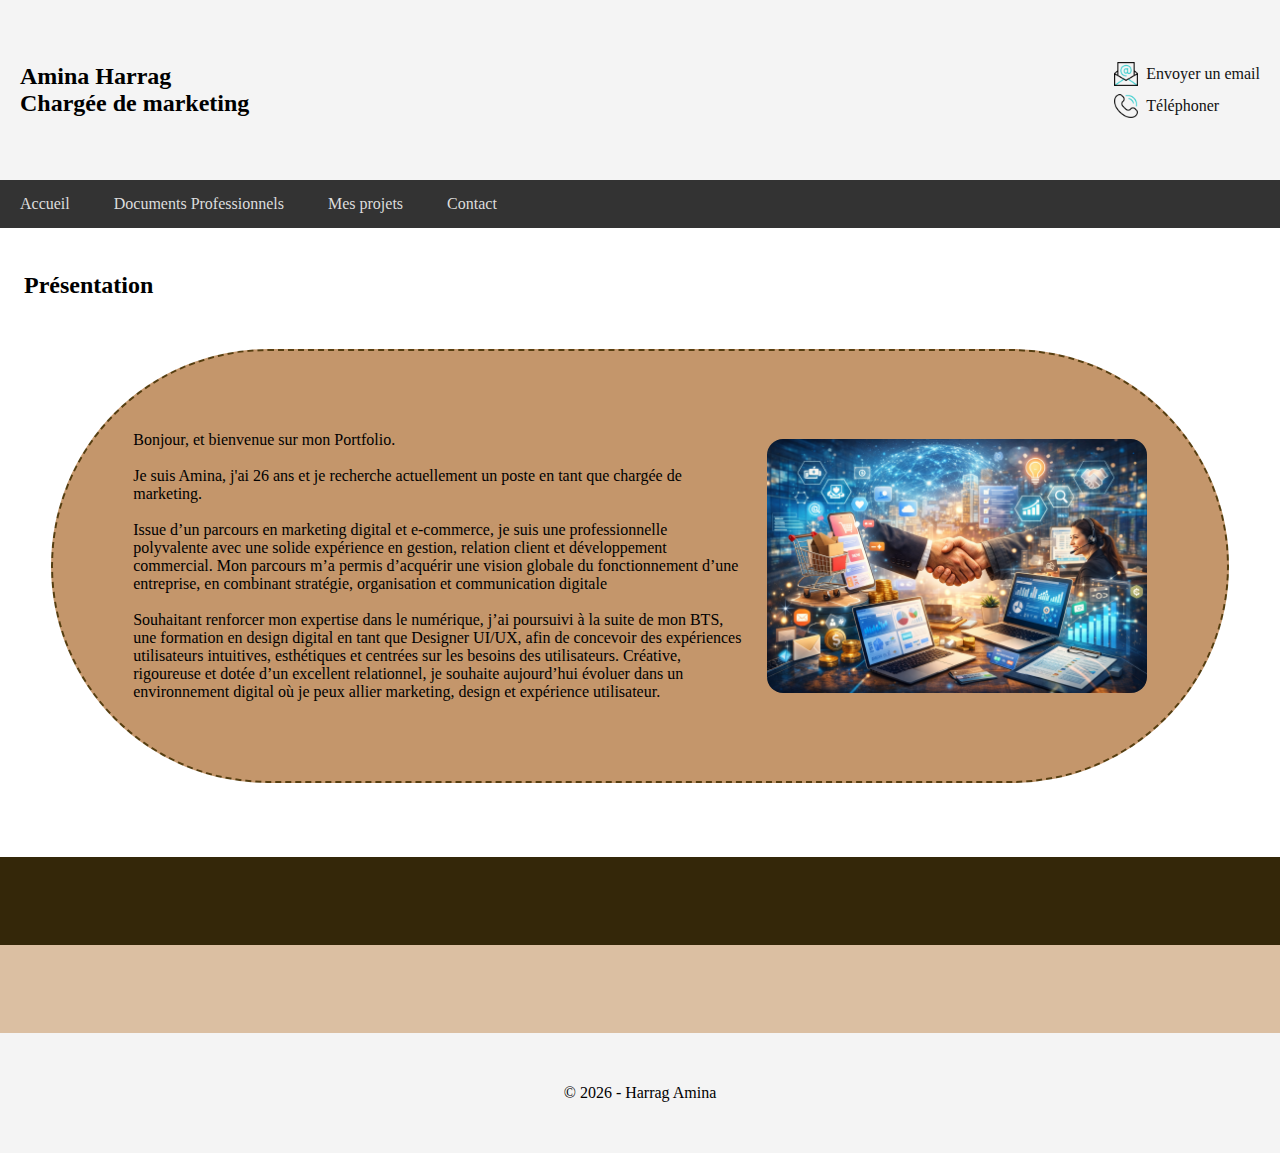
<file: index.html>
<!DOCTYPE html>
<html lang="fr">
    <!-- partie non visible dans la page -->
<head>
    <meta charset="UTF-8">
    <meta name="description" content="ceci est la description de ma page">
    <title>Portfolio</title>
    <!-- lie le fichier style.css à ton fichier html -->
     <meta name="viewport" content="width=device-width, initial-scale=1.0">
    <link rel="stylesheet" href="style-template.css"/>
    <!-- import d'une font de Google Fonts (code copier/coller du site)-->
    <link rel="preconnect" href="https://fonts.googleapis.com">
    <link rel="preconnect" href="https://fonts.gstatic.com" crossorigin>
    <link href="https://fonts.googleapis.com/css2?family=Atkinson+Hyperlegible+Mono:ital,wght@0,200..800;1,200..800&display=swap" rel="stylesheet">
    <!-- import d'une libraire d'icones de marque de Flaticon (code copier/coller du site)-->
    <link rel='stylesheet' href='https://cdn-uicons.flaticon.com/uicons-brands/css/uicons-brands.css'>
</head>

<!-- partie qui s'affiche dans la page -->
<body>
    <header>
        <h2 class="Atkinson-normal-font">Amina Harrag <br> Chargée de marketing</h2>
          <div id="contact">
  <a href="mailto:harrag.amina.lila@gmail.com">
    <img src="./assets/e-mail.png" alt="email" class="icon">
    Envoyer un email
  </a>

  <a href="tel: 0623631984">
    <img src="./assets/telephone.png" alt="telephone" class="icon">
    Téléphoner
  </a>
</div>
       
    </header>

    <nav>
  <ul>
    <li><a href="index.html">Accueil</a></li>
    <li>
      <a href="#">Documents Professionnels</a>
      <ul>
        <li><a href="CV/CV.html">CV</a></li>
        <li><a href="LM/lettredemotivation.html">Lettre de motivation</a></li>
        <li><a href="APDM/aproposdemoi.html">A propos de moi</a></li>
      </ul>
    </li>
    <li><a href="Projets/mesprojets.html">Mes projets</a></li>
    <li><a href="contact.html">Contact</a></li>
  </ul>
</nav>


    <section>
            <h2>Présentation</h2>
            <div class="project-container corner-radius">
                <p> Bonjour, et bienvenue sur mon Portfolio.
                    <br>
                    <br>
                    Je suis Amina, j'ai 26 ans et je recherche actuellement un poste en tant que chargée de marketing.
                    <br>
                    <br>
                    Issue d’un parcours en marketing digital et e-commerce, je suis une professionnelle
                     polyvalente avec une solide expérience en gestion, relation client et développement commercial. Mon parcours m’a permis d’acquérir une vision globale du fonctionnement d’une entreprise, en combinant stratégie, organisation et communication digitale 

                    <br>
                    <br>
                     Souhaitant renforcer mon expertise dans le numérique, j’ai poursuivi à la suite de mon BTS, une formation en design digital en tant que Designer UI/UX, afin de concevoir des expériences utilisateurs intuitives, esthétiques et centrées sur les besoins des utilisateurs. Créative, rigoureuse et dotée d’un excellent relationnel, je souhaite aujourd’hui évoluer
                     dans un environnement digital où je peux allier marketing, design et expérience utilisateur.
                    
                </p>
                    <img src="./assets/experience pro.png" alt="illustration experience">

            </div>
        </section>

    <!-- bloc principale de la page -->
              
    <main>
        <div>  
            <h1 id="main-title"></h1>
        </div>
        
        <section class="green-container">
            <h2></h2>
        </section>
       <section class="blue-container">
            <h2></h2>
       </section> 
    </main>

    <footer>
        <p>&copy; 2026 - Harrag Amina</p>
    </footer>
</body>
</html>
</file>
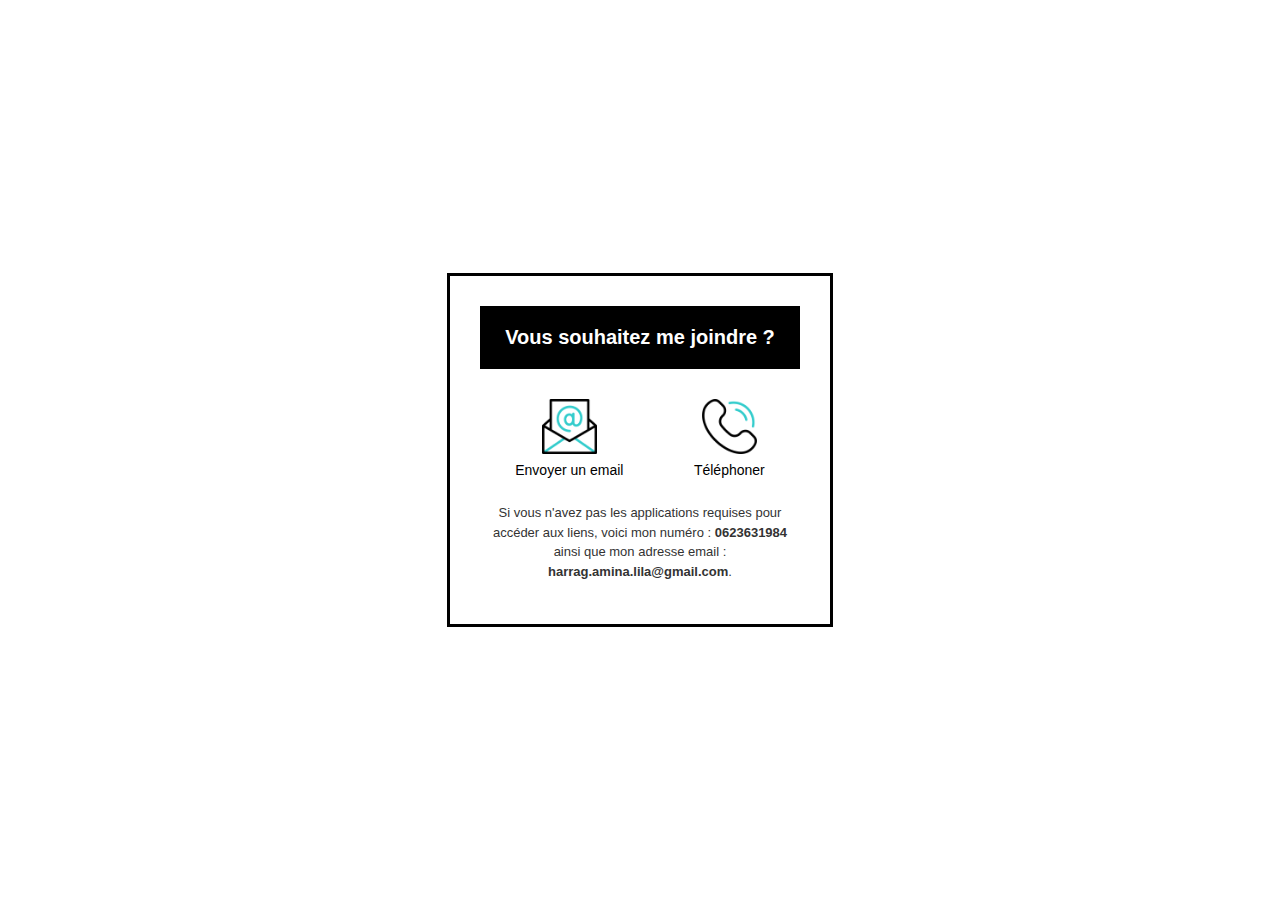
<file: contact.html>
<!DOCTYPE html>
<html lang="fr">
<head>
  <meta charset="UTF-8">
  <meta name="viewport" content="width=device-width, initial-scale=1.0">
  <title>Contact</title>

  <style>
    body {
      margin: 0;
      font-family: Arial, sans-serif;
      display: flex;
      justify-content: center;
      align-items: center;
      min-height: 100vh;
      background-color: #ffffff;
    }

    .contact-box {
      border: 3px solid black;
      padding: 30px;
      text-align: center;
      width: 320px;
    }

    .contact-title {
      background-color: black;
      color: white;
      padding: 20px;
      font-size: 20px;
      font-weight: bold;
      margin-bottom: 30px;
    }

    .icons {
      display: flex;
      justify-content: space-around;
      align-items: center;
      margin-bottom: 25px;
    }

    .icons a {
      text-decoration: none;
      color: black;
      font-size: 14px;
    }

    .icon {
      width: 55px;
      height: auto;
      display: block;
      margin: 0 auto 8px;
    }

    .contact-text {
      font-size: 13px;
      line-height: 1.5;
      color: #333;
    }
  </style>
</head>

<body>

  <div class="contact-box">
    <div class="contact-title">
      Vous souhaitez me joindre ?
    </div>

    <div class="icons">
      <a href="mailto:harrag.amina.lila@gmail.com">
        <img src="./assets/e-mail.png" alt="email" class="icon">
        Envoyer un email
      </a>

      <a href="tel:0623631984">
        <img src="./assets/telephone.png" alt="telephone" class="icon">
        Téléphoner
      </a>
    </div>

    <p class="contact-text">
      Si vous n'avez pas les applications requises pour accéder aux liens, voici mon numéro :
      <strong>0623631984</strong><br>
      ainsi que mon adresse email :
      <strong>harrag.amina.lila@gmail.com</strong>.
    </p>
  </div>

</body>
</html>
</file>
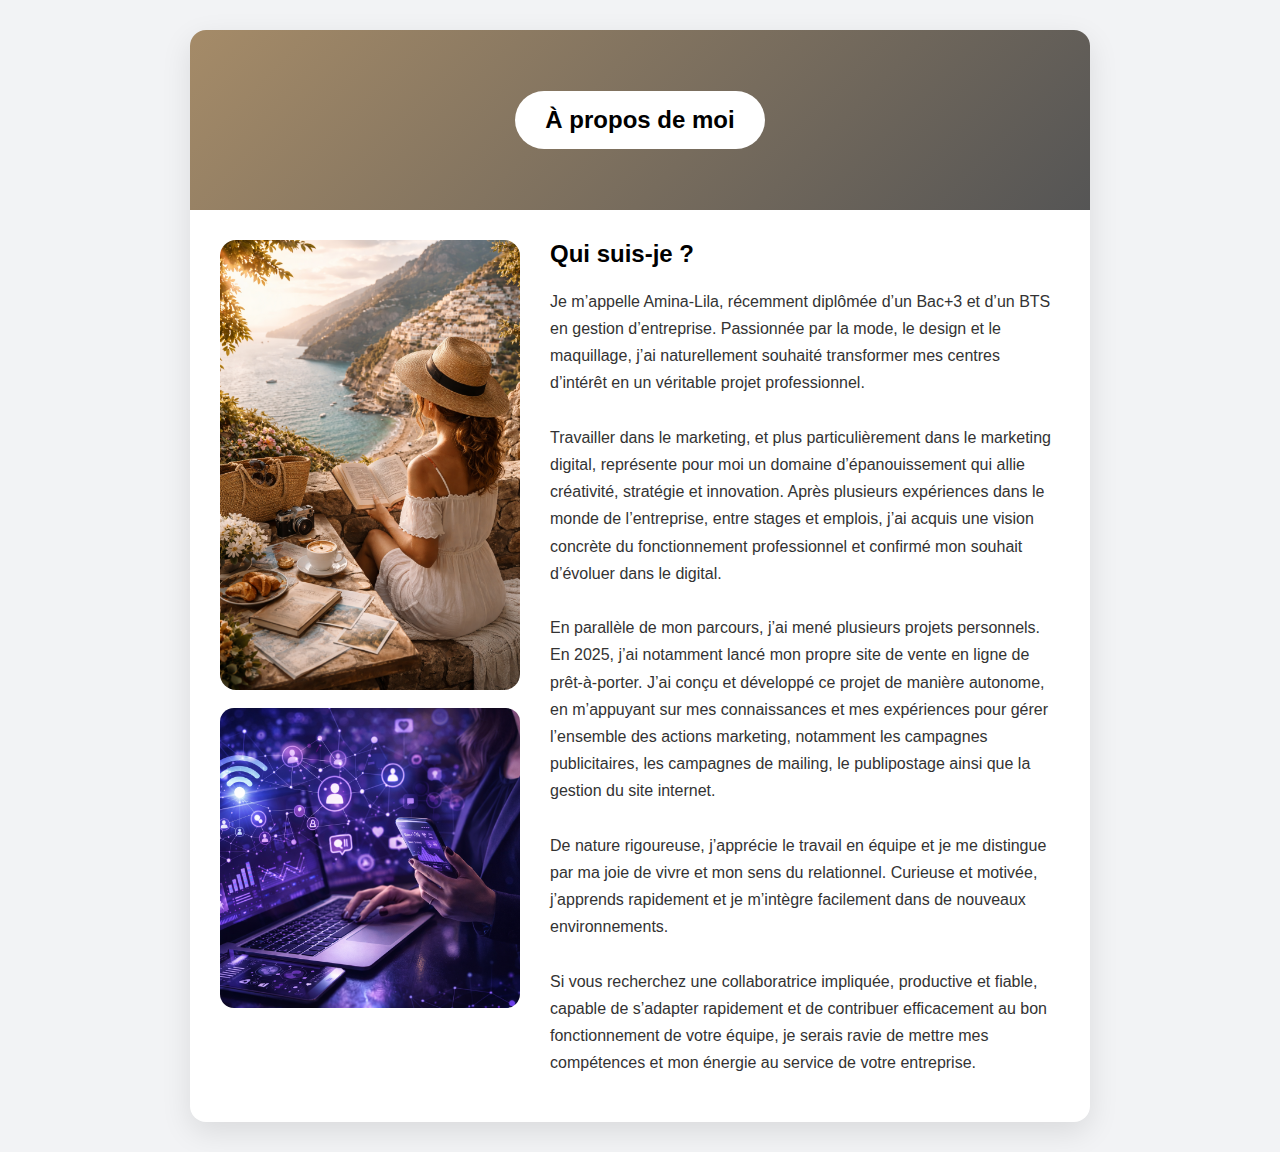
<file: APDM/aproposdemoi.html>
<!DOCTYPE html>
<html lang="fr">
<head>
    <meta charset="UTF-8">
    <meta name="viewport" content="width=device-width, initial-scale=1.0">
    <title>À propos de moi</title>

    <style>

        body {
  margin: 0;
  font-family: Arial, sans-serif;
  background-color: #f2f3f5;
}

.page {
  max-width: 900px;
  margin: 30px auto;
  background-color: white;
  border-radius: 16px;
  overflow: hidden;
  box-shadow: 0 10px 30px rgba(0,0,0,0.1);
}

header {
  height: 180px;
  background: linear-gradient(135deg, #a58b68, #555);
  display: flex;
  align-items: center;
  justify-content: center;
}

.bandeau-titre {
  background-color: white;
  padding: 15px 30px;
  border-radius: 999px;
  font-weight: bold;
  font-size: 24px;
}

.content{
  display: flex;
  gap: 30px;
  padding: 30px;
  align-items: flex-start;
}

.photo{
  width: 300px;
  flex: 0 0 300px;
}

.photo img{
  width: 100%;
  height: auto;
  border-radius: 16px;
  display: block;
}

.mini-images{
  display: flex;
  flex-direction: column;   /* colonne verticale */
  gap: 18px;                /* espace entre les images */
  margin-top: 18px;
}

.mini-images img{
  width: 100%;              /* même largeur que la photo */
  height: 160px;            /* hauteur contrôlée */
  object-fit: cover;
  border-radius: 14px;
  display: block;
}



.texte{
  flex: 1;
  min-width: 0;
}

.texte h2 {
  margin-top: 0;
}

.texte p {
  line-height: 1.7;
  color: #333;
}

img{
  max-width: 100%;
  height: auto;
}

@media (max-width: 700px) {
  .content {
    flex-direction: column;
    align-items: center;
    text-align: center;
  }

  .photo{
    width: 100%;
    flex: none;
  }
}
.photo{
  display: flex;
  flex-direction: column;
  height: 100%;
}

.mini-images{
  display: flex;
  flex-direction: column;
  gap: 18px;
  flex: 1;                 /* prend l’espace restant */
}

.image-longue{
  flex: 1;                 /* s’étire vers le bas */
  height: auto;
  min-height: 300px;       /* sécurité */
}


    </style>
</head>

<body>

<div class="page">

    <!-- Bandeau -->
    <header>
        <div class="bandeau-titre">
            À propos de moi
        </div>
    </header>

    <!-- Contenu -->
<section class="content">

<div class="photo">
  <img src="../assets/voyage.png" alt="photo">

  <div class="mini-images">
    <img src="../assets/digital.png" alt="digital" class="image-longue">
  </div>
</div>





  <div class="texte">
    <h2>Qui suis-je ?</h2>
    <p>
      Je m’appelle Amina-Lila, récemment diplômée d’un Bac+3 et d’un BTS en gestion d’entreprise. Passionnée par la mode, le design et le maquillage, j’ai naturellement souhaité transformer mes centres d’intérêt en un véritable projet professionnel.

      <br><br>
      Travailler dans le marketing, et plus particulièrement dans le marketing digital, représente pour moi un domaine d’épanouissement qui allie créativité, stratégie et innovation. Après plusieurs expériences dans le monde de l’entreprise, entre stages et emplois, j’ai acquis une vision concrète du fonctionnement professionnel et confirmé mon souhait d’évoluer dans le digital.

      <br><br>
      En parallèle de mon parcours, j’ai mené plusieurs projets personnels. En 2025, j’ai notamment lancé mon propre site de vente en ligne de prêt-à-porter. J’ai conçu et développé ce projet de manière autonome, en m’appuyant sur mes connaissances et mes expériences pour gérer l’ensemble des actions marketing, notamment les campagnes publicitaires, les campagnes de mailing, le publipostage ainsi que la gestion du site internet.

      <br><br>
      De nature rigoureuse, j’apprécie le travail en équipe et je me distingue par ma joie de vivre et mon sens du relationnel. Curieuse et motivée, j’apprends rapidement et je m’intègre facilement dans de nouveaux environnements.

      <br><br>
      Si vous recherchez une collaboratrice impliquée, productive et fiable, capable de s’adapter rapidement et de contribuer efficacement au bon fonctionnement de votre équipe, je serais ravie de mettre mes compétences et mon énergie au service de votre entreprise.
    </p>
  </div>

</section>


</body>
</html>
</file>
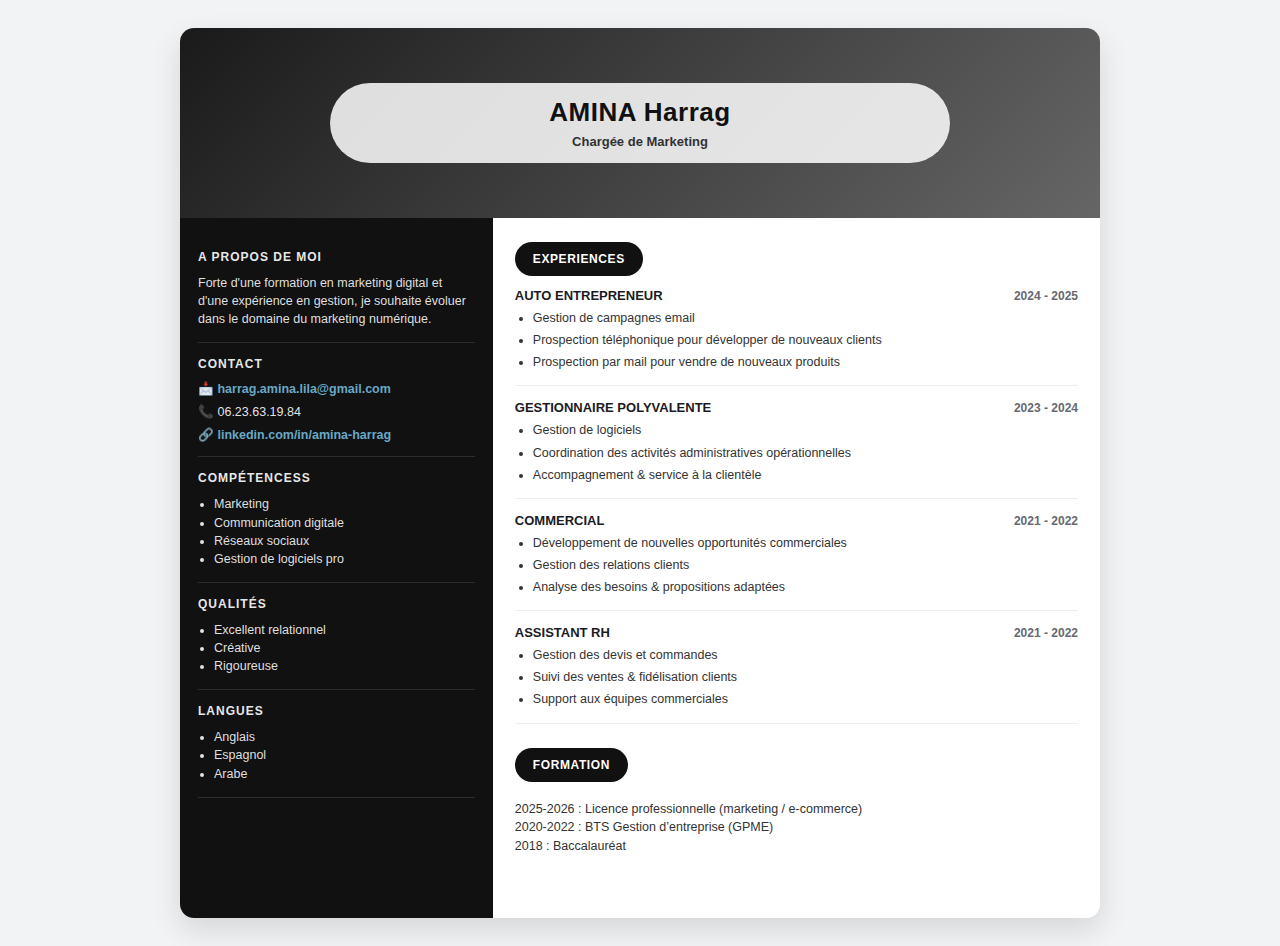
<file: CV/CV.html>
<!DOCTYPE html>
<html lang="fr">
<head>
  <meta charset="UTF-8" />
  <meta name="viewport" content="width=device-width, initial-scale=1.0" />
  <title>Mon CV</title>

  <style>
    :root{
      --bg: #f2f3f5;
      --dark: #0f0f12;
      --text: #1b1b1f;
      --muted: #666a73;
      --card: #ffffff;
      --pill: #111;
      --radius: 18px;
    }

    * { box-sizing: border-box; }
    body{
      margin:0;
      font-family: Arial, Helvetica, sans-serif;
      background: var(--bg);
      color: var(--text);
    }

    /* "feuille" centrée */
    .page{
      width: min(920px, 92vw);
      margin: 28px auto;
      background: var(--card);
      border-radius: 14px;
      overflow: hidden;
      box-shadow: 0 12px 30px rgba(0,0,0,.12);
    }

    /* bandeau haut */
    .hero{
      position: relative;
      height: 190px;
      background:
        linear-gradient(90deg, rgba(0,0,0,.55), rgba(0,0,0,.25)),
        url("bg.jpg");
      background-size: cover;
      background-position: center;
      display:flex;
      align-items:center;
      justify-content:center;
      padding: 18px;
    }

    /* si tu n'as pas d'image, on met un fond sympa */
    .hero.no-image{
      background: linear-gradient(135deg, #1a1a1a, #666);
    }

    .name-wrap{
      text-align:center;
      background: rgba(255,255,255,.85);
      padding: 14px 18px;
      border-radius: 999px;
      min-width: min(620px, 92%);
    }

    .name{
      margin:0;
      font-size: 26px;
      letter-spacing: .5px;
      font-weight: 800;
      color:#111;
    }
    .role{
      margin: 6px 0 0;
      color:#111;
      font-weight: 600;
      font-size: 13px;
      opacity: .85;
    }

    /* layout 2 colonnes */
    .grid{
      display:flex;
      gap: 0;
      min-height: 700px;
    }

    /* colonne gauche */
    .left{
      width: 34%;
      background: #111;
      color: #fff;
      padding: 18px 18px 22px;
    }

    .left .section{
      padding: 14px 0;
      border-bottom: 1px solid rgba(255,255,255,.12);
    }

    .left h3{
      margin: 0 0 10px;
      font-size: 12px;
      letter-spacing: 1px;
      text-transform: uppercase;
      opacity: .9;
    }

    .left p, .left li{
      margin: 0;
      font-size: 12.5px;
      line-height: 1.45;
      color: rgba(255,255,255,.88);
    }

    .left ul{
      margin: 8px 0 0;
      padding-left: 16px;
    }

    .contact{
      margin-top: 8px;
      display:flex;
      flex-direction:column;
      gap: 8px;
      font-size: 12.5px;
    }
    .contact span{
      color: rgba(255,255,255,.9);
    }

    /* colonne droite */
    .right{
      width: 66%;
      padding: 18px 22px 22px;
      background: #fff;
    }

    .pill{
      display:inline-block;
      background: var(--pill);
      color:#fff;
      padding: 10px 18px;
      border-radius: 999px;
      font-weight: 800;
      font-size: 12px;
      letter-spacing: .6px;
      text-transform: uppercase;
      margin: 6px 0 12px;
    }

    .job{
      margin-bottom: 14px;
      padding-bottom: 10px;
      border-bottom: 1px solid #eee;
    }

    .job:last-child{
      border-bottom:none;
      padding-bottom: 0;
    }

    .job-head{
      display:flex;
      align-items:baseline;
      justify-content:space-between;
      gap: 14px;
    }

    .job-title{
      font-weight: 800;
      font-size: 13px;
      text-transform: uppercase;
    }

    .job-date{
      font-weight: 700;
      font-size: 12px;
      color: var(--muted);
      white-space: nowrap;
    }

    .job-role{
      margin: 6px 0 6px;
      font-weight: 700;
      font-size: 12.5px;
      color:#222;
    }

    .right ul{
      margin: 6px 0 0;
      padding-left: 18px;
    }

    .right li{
      font-size: 12.5px;
      color:#333;
      line-height: 1.45;
      margin: 4px 0;
    }

    .formation{
      margin-top: 18px;
    }

    .formation p{
      margin: 6px 0 0;
      font-size: 12.5px;
      color:#333;
      line-height: 1.5;
    }

    /* responsive */
    @media (max-width: 780px){
      .grid{ flex-direction: column; }
      .left, .right{ width: 100%; }
      .name-wrap{ min-width: 100%; }
      .hero{ height: 170px; }
    }
    .left a {
  color: #68a8c6;   /* bleu clair (LinkedIn-like) */
  text-decoration: none;
  font-weight: 600;
}
.left a:hover {
  color: #ffffff;   /* bleu plus vif */
  text-decoration: underline;
}


  </style>
</head>

<body>

  <div class="page">

    <!-- Bandeau haut -->
    <!-- Si tu n'as pas d'image, garde class="hero no-image"
         Si tu as une image bg.jpg, enlève "no-image" et mets bg.jpg dans le même dossier -->
    <header class="hero no-image">
      <div class="name-wrap">
        <h1 class="name">AMINA Harrag</h1>
        <p class="role">Chargée de Marketing</p>
      </div>
    </header>

    <div class="grid">

      <!-- Colonne gauche -->
      <aside class="left">

        <div class="section">
          <h3>A propos de moi</h3>
          <p>
            Forte d'une formation en marketing digital et d'une expérience en gestion,
            je souhaite évoluer dans le domaine du marketing numérique.
          </p>
        </div>

        <div class="section">
          <h3>Contact</h3>
          <div class="contact">
            <span>
  📩 <a href="mailto:harrag.amina.lila@gmail.com">
    harrag.amina.lila@gmail.com
  </a>
            </span>
            <span>📞 06.23.63.19.84</span>
            <span>
  🔗 <a href="https://www.linkedin.com/in/amina-harrag-6b038a24a/" target="_blank">
    linkedin.com/in/amina-harrag
  </a>
</span>

          </div>
        </div>

        <div class="section">
          <h3>Compétencess</h3>
          <ul>
            <li>Marketing</li>
            <li>Communication digitale</li>
            <li>Réseaux sociaux</li>
            <li>Gestion de logiciels pro</li>
          </ul>
        </div>

        <div class="section">
          <h3>Qualités</h3>
          <ul>
            <li>Excellent relationnel</li>
            <li>Créative</li>
            <li>Rigoureuse</li>
          </ul>
        </div>

        <div class="section">
          <h3>Langues</h3>
          <ul>
            <li>Anglais</li>
            <li>Espagnol</li>
            <li>Arabe</li>
          </ul>
        </div>

      </aside>

      <!-- Colonne droite -->
      <main class="right">

        <div class="pill">Experiences</div>

        <section class="job">
          <div class="job-head">
            <div class="job-title">Auto entrepreneur</div>
            <div class="job-date">2024 - 2025</div>
          </div>
          <ul>
            <li>Gestion de campagnes email</li>
            <li>Prospection téléphonique pour développer de nouveaux clients</li>
            <li>Prospection par mail pour vendre de nouveaux produits</li>
          </ul>
        </section>

        <section class="job">
          <div class="job-head">
            <div class="job-title">Gestionnaire polyvalente</div>
            <div class="job-date">2023 - 2024</div>
          </div>
          <ul>
            <li>Gestion de logiciels</li>
            <li>Coordination des activités administratives opérationnelles</li>
            <li>Accompagnement & service à la clientèle</li>
          </ul>
        </section>

        <section class="job">
          <div class="job-head">
            <div class="job-title">Commercial</div>
            <div class="job-date">2021 - 2022</div>
          </div>
          <ul>
            <li>Développement de nouvelles opportunités commerciales</li>
            <li>Gestion des relations clients</li>
            <li>Analyse des besoins & propositions adaptées</li>
          </ul>
        </section>

        <section class="job">
          <div class="job-head">
            <div class="job-title">Assistant RH</div>
            <div class="job-date">2021 - 2022</div>
          </div>
          <ul>
            <li>Gestion des devis et commandes</li>
            <li>Suivi des ventes & fidélisation clients</li>
            <li>Support aux équipes commerciales</li>
          </ul>
        </section>

        <div class="formation">
          <div class="pill">Formation</div>
          <p>
            2025-2026 : Licence professionnelle (marketing / e-commerce)<br>
            2020-2022 : BTS Gestion d’entreprise (GPME)<br>
            2018 : Baccalauréat
          </p>
        </div>

      </main>

    </div>
  </div>

</body>
</html>
</file>
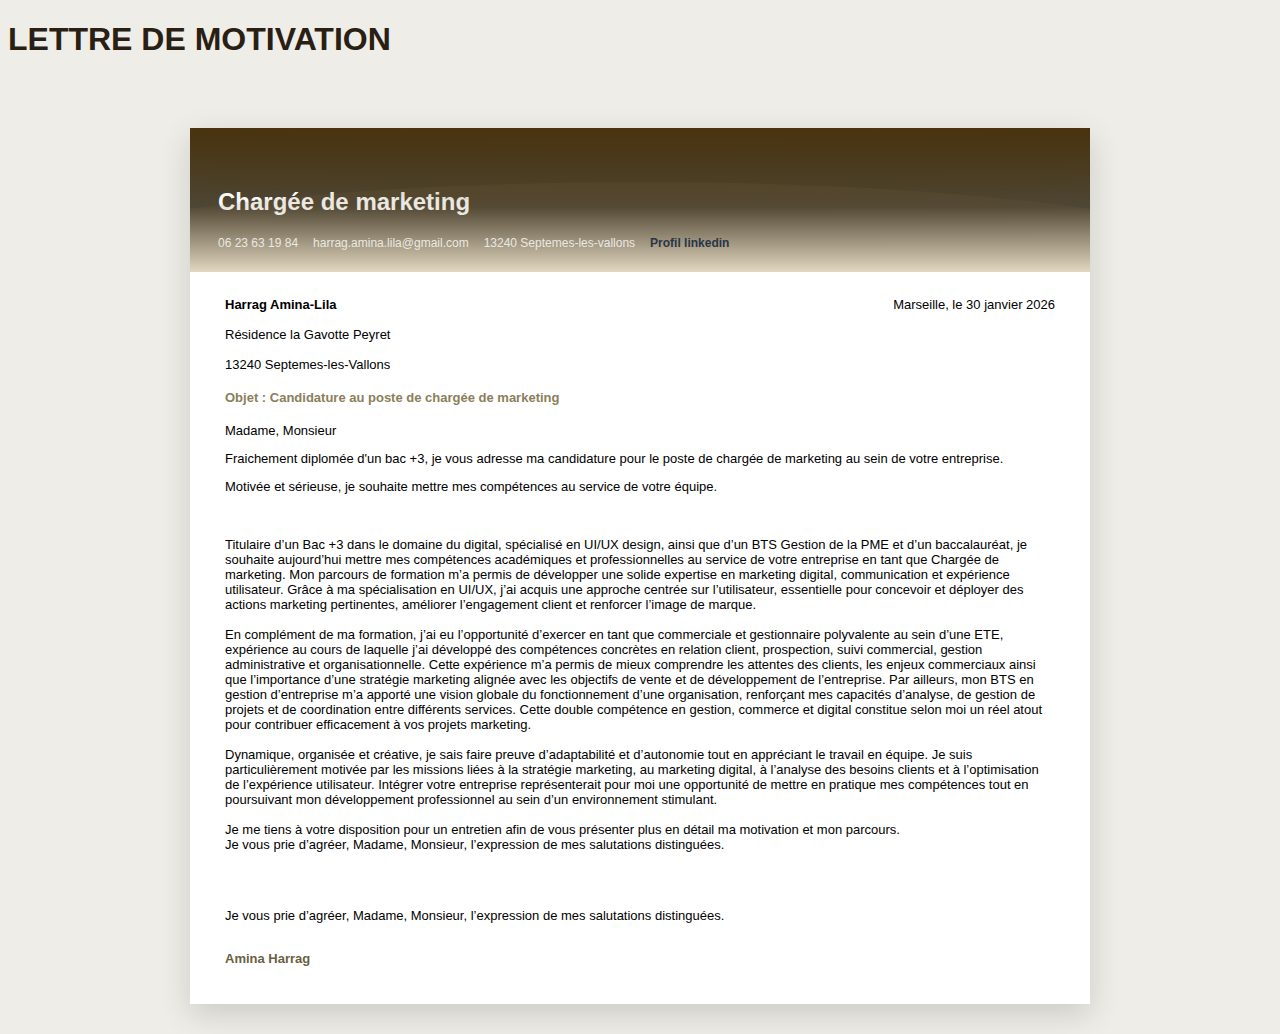
<file: LM/lettredemotivation.html>
<!DOCTYPE html>
<html lang="fr">
<head>
    <meta charset="UTF-8">
    <meta name="viewport" content="width=device-width, initial-scale=1.0">
    <title>Lettre de motivation</title>
<style>
   body{
  background:#EFEDE7;
  font-family: Arial, Helvetica, sans-serif;
}


.page{
  max-width:900px;
  margin:30px auto;
  background:rgb(255, 255, 255);
  box-shadow:0 10px 30px rgba(0,0,0,.15);
}

/* === TOPBAR UNIQUE + 5 VAGUES === */
.topbar{
  position: relative;
  overflow: hidden;
  padding: 22px 28px;
  color: #F8FAF7;

  /* base solide (jamais transparent) */
  background-color: #4A4742;

  /* 3 vagues en couches + le dégradé */
  background-image:
    radial-gradient(140% 90% at 50% -35%, rgba(155, 100, 36, 0.1) 0%, rgba(119, 75, 25, 0) 60%),
    radial-gradient(130% 85% at 50% -10%, rgba(81, 46, 10, 0.08) 0%, rgba(155, 110, 34, 0) 62%),
    radial-gradient(140% 95% at 50% 25%,  rgba(70, 48, 18, 0.1) 0%, rgba(65, 54, 40, 0) 65%),
    linear-gradient(180deg, #47320e 0%, #4e4736 55%, #EEE6D2 100%);

  background-repeat: no-repeat;
}

/* +1 vague (relief haut) */
.topbar::before{
  content:"";
  position:absolute;
  left:-25%;
  width:150%;
  height:170px;
  top:-95px;
  border-radius:50%;
  background: rgba(88, 61, 14, 0.06);
  pointer-events:none;
}

/* +1 vague (relief bas) */
.topbar::after{
  content:"";
  position:absolute;
  left:-25%;
  width:150%;
  height:210px;
  bottom:-120px;
  border-radius:50%;
  background: rgba(139, 106, 62, 0.12);
  pointer-events:none;
}



.meta{
  margin-top:8px;
  font-size:12px;
  display:flex;
  gap:15px;
  flex-wrap:wrap;
}

.content{
  padding:25px 35px;
  font-size:13px;
}

.row{
  display:flex;
  justify-content:space-between;
  margin-bottom:15px;
}

.right{
  text-align:right;
}

.objet{
  font-weight: 600;
  margin: 18px 0;
  color: #8B7E5A;
}


.signature{
  margin-top: 28px;
  font-weight: 600;
  color: #6B5F3F;
}

.meta a.linkedin{
  color: #1F2937;
  font-weight: 600;
  text-decoration: underline;
}

 



</style>

</head>

<body>
    <h1 style="color: rgb(41, 32, 19);">LETTRE DE MOTIVATION</h1>
    <br>

  <div class="page">
  <header class="topbar">
    <br>
    <h2>Chargée de marketing</h2>
    <div class="meta">
      <span>06 23 63 19 84</span>
      <span>harrag.amina.lila@gmail.com</span>
      <span>13240 Septemes-les-vallons</span>
      <span>
 <a href="https://www.linkedin.com/in/amina-harrag-6b038a24a/"
   target="_blank"
   style="color: rgb(25, 47, 71); text-decoration: none; font-weight: bold;">
  Profil linkedin
</a>

</span>

    </div>
  </header>

  <section class="content">
    <div class="row">
      <div>
        <strong>Harrag Amina-Lila</strong><br>
        <br>
        Résidence la Gavotte Peyret<br>
        <br>
         13240 Septemes-les-Vallons
         <br>
      </div>
      <div class="right">
        Marseille, le 30 janvier 2026
      </div>
    </div>


    <p class="objet">
      Objet : Candidature au poste de chargée de marketing
    </p>

    <p> Madame, Monsieur</p>
    <p>
      Fraichement diplomée d'un bac +3, je vous adresse ma candidature
      pour le poste de chargée de marketing au sein de votre entreprise.
    </p>

    <p>
      Motivée et sérieuse, je souhaite mettre mes compétences
      au service de votre équipe.
    </p>

<br>
<br>

Titulaire d’un Bac +3 dans le domaine du digital, spécialisé en UI/UX design, ainsi que d’un BTS Gestion de la PME et d’un baccalauréat, je souhaite aujourd’hui mettre mes compétences académiques et professionnelles au service de votre entreprise en tant que Chargée de marketing.

Mon parcours de formation m’a permis de développer une solide expertise en marketing digital, communication et expérience utilisateur. Grâce à ma spécialisation en UI/UX, j’ai acquis une approche centrée sur l’utilisateur, essentielle pour concevoir et déployer des actions marketing pertinentes, améliorer l’engagement client et renforcer l’image de marque.
<br>
<br>
En complément de ma formation, j’ai eu l’opportunité d’exercer en tant que commerciale et gestionnaire polyvalente au sein d’une ETE, expérience au cours de laquelle j’ai développé des compétences concrètes en relation client, prospection, suivi commercial, gestion administrative et organisationnelle. Cette expérience m’a permis de mieux comprendre les attentes des clients, les enjeux commerciaux ainsi que l’importance d’une stratégie marketing alignée avec les objectifs de vente et de développement de l’entreprise.

Par ailleurs, mon BTS en gestion d’entreprise m’a apporté une vision globale du fonctionnement d’une organisation, renforçant mes capacités d’analyse, de gestion de projets et de coordination entre différents services. Cette double compétence en gestion, commerce et digital constitue selon moi un réel atout pour contribuer efficacement à vos projets marketing.
<br>
<br>
Dynamique, organisée et créative, je sais faire preuve d’adaptabilité et d’autonomie tout en appréciant le travail en équipe. Je suis particulièrement motivée par les missions liées à la stratégie marketing, au marketing digital, à l’analyse des besoins clients et à l’optimisation de l’expérience utilisateur.

Intégrer votre entreprise représenterait pour moi une opportunité de mettre en pratique mes compétences tout en poursuivant mon développement professionnel au sein d’un environnement stimulant.
<br>
<br>
Je me tiens à votre disposition pour un entretien afin de vous présenter plus en détail ma motivation et mon parcours.

<br>
Je vous prie d’agréer, Madame, Monsieur, l’expression de mes salutations distinguées.</p>

<br>
<br>
    <p>
      Je vous prie d’agréer, Madame, Monsieur, l’expression de mes
      salutations distinguées.
    </p>

    <p class="signature">Amina Harrag</p>
  </section>
</div>
  
</body>
</html>
</file>
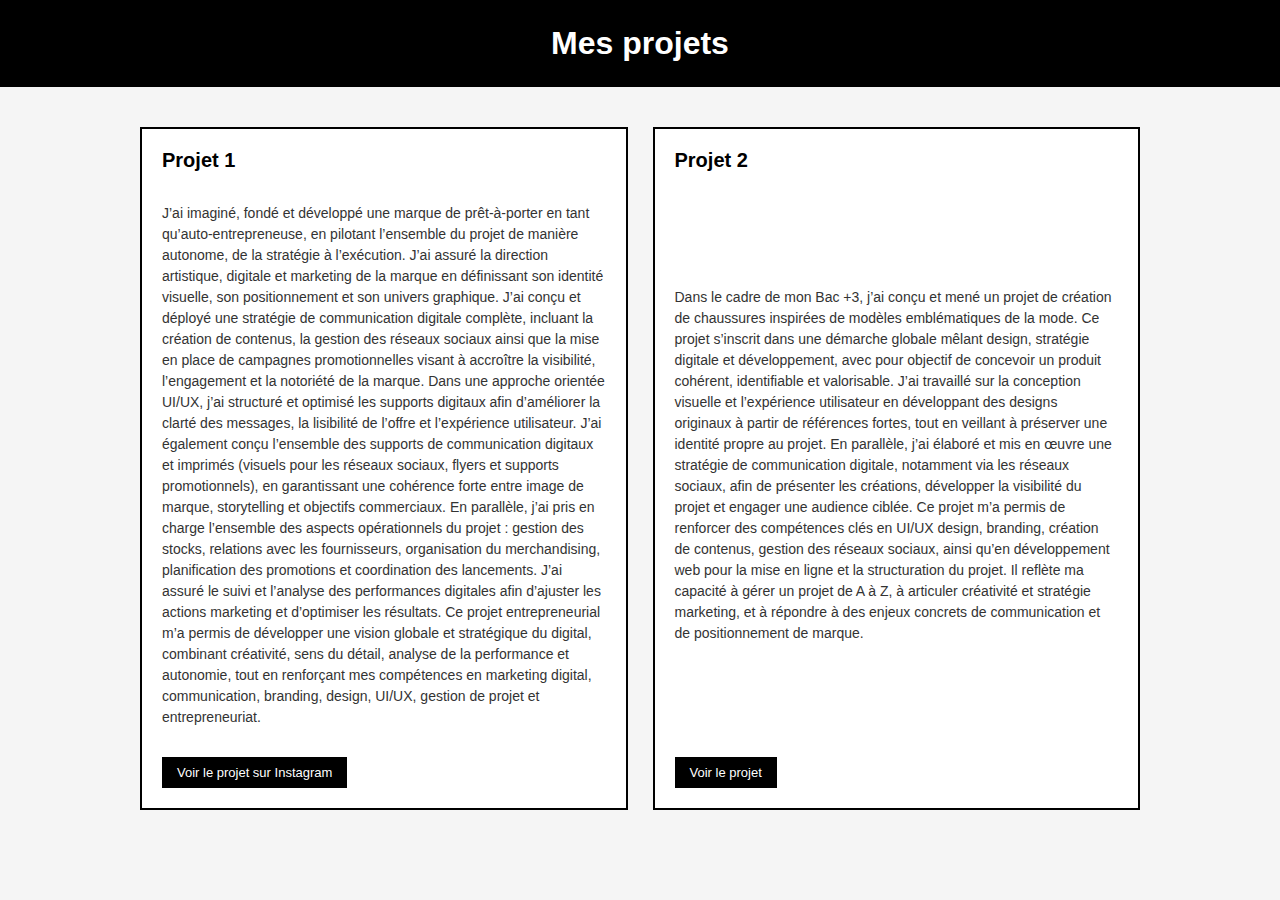
<file: Projets/mesprojets.html>
<!DOCTYPE html>
<html lang="fr">
<head>
  <meta charset="UTF-8">
  <meta name="viewport" content="width=device-width, initial-scale=1.0">
  <title>Mes projets</title>

  <style>
    body {
      margin: 0;
      font-family: Arial, sans-serif;
      background-color: #f5f5f5;
    }

    h1 {
      text-align: center;
      background-color: black;
      color: white;
      padding: 25px;
      margin: 0;
    }

    .projects-container {
      max-width: 1000px;
      margin: 40px auto;
      padding: 0 20px;
      display: grid;
      grid-template-columns: repeat(auto-fit, minmax(280px, 1fr));
      gap: 25px;
    }

    .project-card {
      background-color: white;
      border: 2px solid black;
      padding: 20px;
      display: flex;
      flex-direction: column;
      justify-content: space-between;
    }

    .project-card h2 {
      margin-top: 0;
      font-size: 20px;
    }

    .project-card p {
      font-size: 14px;
      line-height: 1.5;
      color: #333;
    }

    .project-links {
      margin-top: 15px;
    }

    .project-links a {
      display: inline-block;
      margin-right: 10px;
      padding: 8px 15px;
      background-color: black;
      color: white;
      text-decoration: none;
      font-size: 13px;
    }

    .project-links a:hover {
      background-color: #333;
    }
  </style>
</head>

<body>

  <h1>Mes projets</h1>

  <section class="projects-container">

    <div class="project-card">
      <h2>Projet 1</h2>
      <p>
        J’ai imaginé, fondé et développé une marque de prêt-à-porter en tant qu’auto-entrepreneuse, en pilotant l’ensemble du projet de manière autonome, de la stratégie à l’exécution.

J’ai assuré la direction artistique, digitale et marketing de la marque en définissant son identité visuelle, son positionnement et son univers graphique. J’ai conçu et déployé une stratégie de communication digitale complète, incluant la création de contenus, la gestion des réseaux sociaux ainsi que la mise en place de campagnes promotionnelles visant à accroître la visibilité, l’engagement et la notoriété de la marque.

Dans une approche orientée UI/UX, j’ai structuré et optimisé les supports digitaux afin d’améliorer la clarté des messages, la lisibilité de l’offre et l’expérience utilisateur. J’ai également conçu l’ensemble des supports de communication digitaux et imprimés (visuels pour les réseaux sociaux, flyers et supports promotionnels), en garantissant une cohérence forte entre image de marque, storytelling et objectifs commerciaux.

En parallèle, j’ai pris en charge l’ensemble des aspects opérationnels du projet : gestion des stocks, relations avec les fournisseurs, organisation du merchandising, planification des promotions et coordination des lancements. J’ai assuré le suivi et l’analyse des performances digitales afin d’ajuster les actions marketing et d’optimiser les résultats.

Ce projet entrepreneurial m’a permis de développer une vision globale et stratégique du digital, combinant créativité, sens du détail, analyse de la performance et autonomie, tout en renforçant mes compétences en marketing digital, communication, branding, design, UI/UX, gestion de projet et entrepreneuriat.
      </p>
      <div class="project-links">
        <a href="https://www.instagram.com/emiratulqatar/" target="_blank">
  Voir le projet sur Instagram
</a>

      </div>
    </div>

    <div class="project-card">
      <h2>Projet 2</h2>
      <p>
        Dans le cadre de mon Bac +3, j’ai conçu et mené un projet de création de chaussures inspirées de modèles emblématiques de la mode. Ce projet s’inscrit dans une démarche globale mêlant design, stratégie digitale et développement, avec pour objectif de concevoir un produit cohérent, identifiable et valorisable.

J’ai travaillé sur la conception visuelle et l’expérience utilisateur en développant des designs originaux à partir de références fortes, tout en veillant à préserver une identité propre au projet. En parallèle, j’ai élaboré et mis en œuvre une stratégie de communication digitale, notamment via les réseaux sociaux, afin de présenter les créations, développer la visibilité du projet et engager une audience ciblée.

Ce projet m’a permis de renforcer des compétences clés en UI/UX design, branding, création de contenus, gestion des réseaux sociaux, ainsi qu’en développement web pour la mise en ligne et la structuration du projet. Il reflète ma capacité à gérer un projet de A à Z, à articuler créativité et stratégie marketing, et à répondre à des enjeux concrets de communication et de positionnement de marque.
      </p>
 <div class="project-links">
  <a href="Projet2.html" class="btn">
    Voir le projet
  </a>
</div>

    </div>

  </section>

</body>
</html>
</file>
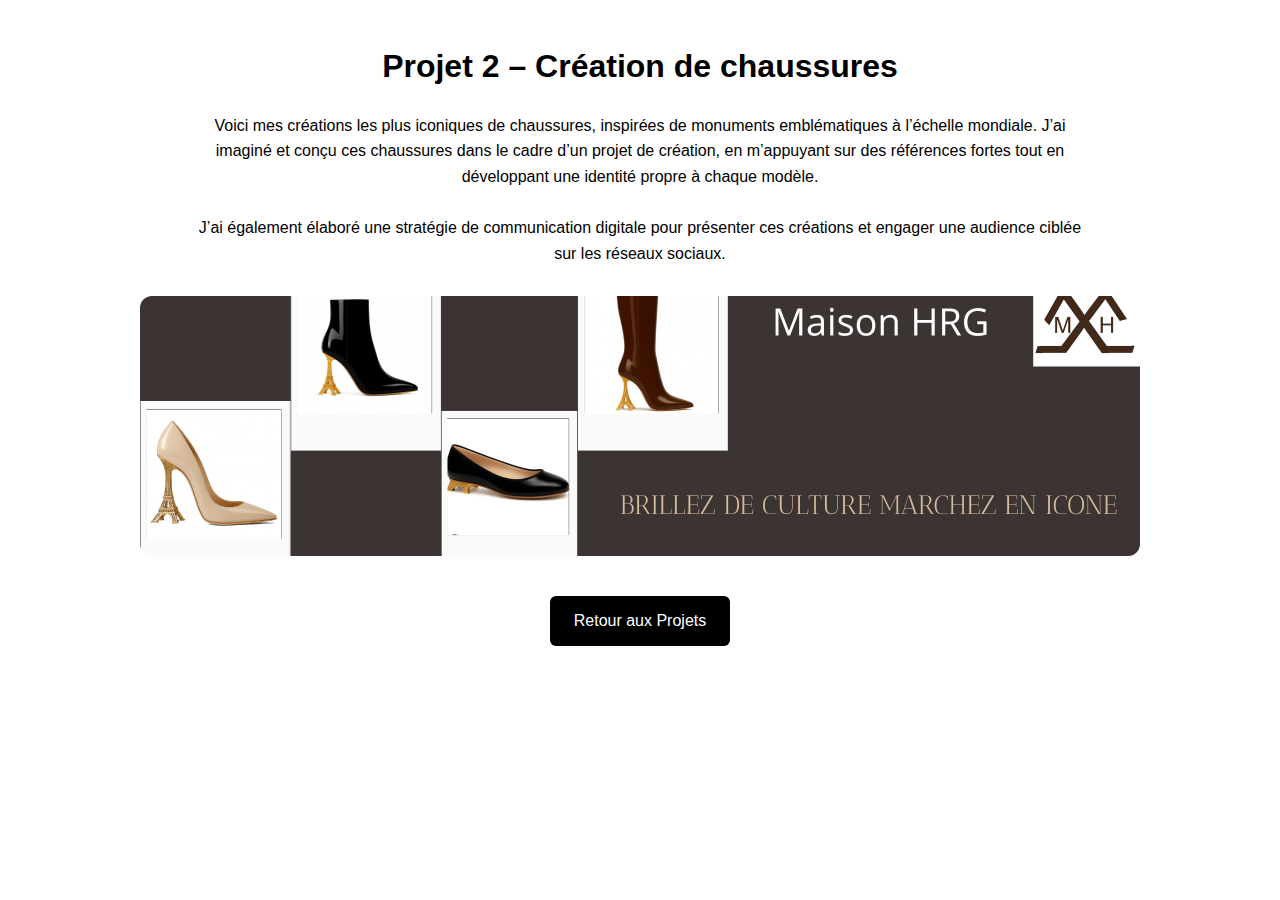
<file: Projets/Projet2.html>
<!DOCTYPE html>
<html lang="fr">

<head>
  <meta charset="UTF-8">
  <title>Projet 2 – Chaussures</title>

  <!-- IMPORTANT pour le responsive -->
  <meta name="viewport" content="width=device-width, initial-scale=1.0">

  <!-- CSS intégré -->
  <style>
    body {
      font-family: Arial, sans-serif;
      margin: 0;
      padding: 20px;
      line-height: 1.6;
    }

    h1 {
      text-align: center;
      margin-bottom: 20px;
    }

    p {
      max-width: 900px;
      margin: 0 auto 30px auto;
      text-align: center;
    }

    /* IMAGE BANNIÈRE RESPONSIVE (solution n°3) */
    .project-image {
      width: 100%;
      max-width: 1000px;
      height: 260px;
      object-fit: cover;
      display: block;
      margin: 30px auto;
      border-radius: 12px;
    }

    .back-button-container {
      text-align: center;
      margin-top: 40px;
    }

    .btn {
      display: inline-block;
      padding: 12px 24px;
      background-color: #000;
      color: #fff;
      text-decoration: none;
      border-radius: 6px;
    }

    .btn:hover {
      opacity: 0.8;
    }
  </style>
</head>

<body>

  <h1>Projet 2 – Création de chaussures</h1>

  <p>
    Voici mes créations les plus iconiques de chaussures, inspirées de monuments emblématiques à l’échelle mondiale.
    J’ai imaginé et conçu ces chaussures dans le cadre d’un projet de création, en m’appuyant sur des références fortes
    tout en développant une identité propre à chaque modèle.
    <br><br>
    J’ai également élaboré une stratégie de communication digitale pour présenter ces créations et engager une audience ciblée
    sur les réseaux sociaux.
  </p>

  <!-- IMAGE RESPONSIVE -->
  <img class="project-image" src="../assets/image-de-garde.png" alt="Image de garde projet 2">

<!-- Bouton retour -->
<div class="back-button-container">
  <a href="mesprojets.html" class="btn">
    Retour aux Projets
  </a>
</div>


</body>
</html>
</file>
<file: style-template.css>
/* ------- Selecteurs balises ------- */
html,
body {
  margin: 0;
  padding: 0;
  overflow-x: hidden; /* empêche tout débordement */
}

/* Images / vidéos responsives */
img,
video {
  max-width: 100%;
  height: auto;
  display: block;
}

section {
  padding: 24px;
}

a:hover {
  color: rgb(65, 108, 134);
}

/* ===== HEADER / FOOTER ===== */
header,
footer {
  display: flex;
  align-items: center;
  padding: 20px;
  background-color: #f4f4f4;
}

header {
  justify-content: space-between;
  height: 140px;
  gap: 16px;
}

footer {
  height: 80px;
  justify-content: center;
}

.icon {
  width: 24px;
  height: 24px;
}

/* ===== CONTACT ===== */
#contact {
  display: flex;
  flex-direction: column;
  gap: 8px;
}

#contact a {
  display: inline-flex;
  align-items: center;
  gap: 8px;
  text-decoration: none;
  color: #111;
}

/* ===== MENU AVEC SOUS-MENU (DESKTOP) ===== */
nav ul {
  list-style: none;
  padding: 0;
  margin: 0;
  background: #333;
}

nav ul li {
  position: relative;
  display: inline-block;
}

nav ul li a {
  display: block;
  padding: 15px 20px;
  color: #ddd;
  text-decoration: none;
}

nav ul li a:hover {
  color: rgb(134, 106, 47);
  background: #000000;
}

/* Sous-menu caché par défaut */
nav ul li ul {
  display: none;
  position: absolute;
  top: 100%;
  left: 0;
  background: #000000;
  min-width: 180px;
  z-index: 10;
}

/* Afficher le sous-menu au survol (desktop) */
nav ul li:hover ul {
  display: block;
}

nav ul li ul li {
  display: block;
}

nav ul li ul li a {
  padding: 10px 15px;
}

nav ul li ul li a:hover {
  color: rgb(139, 116, 66);
  background: #000000;
}

/* ------- Selecteurs id ------- */
#main-title {
  position: absolute; /* Desktop inchangé */
  font-family: "Atkinson Hyperlegible Mono", sans-serif;
}

#background-main-title {
  display: flex;
  width: 100%;
  height: 500px; /* Desktop inchangé */
  background-image: url("https://images.unsplash.com/photo-1558655146-d09347e92766?q=80&w=928&auto=format&fit=crop&ixlib=rb-4.1.0&ixid=M3wxMjA3fDB8MHxwaG90by1wYWdlfHx8fGVufDB8fHx8fA%3D%3D");
  background-size: cover;
  background-position: top;
  justify-content: center;
  align-items: center;
}

/* ------- Selecteurs class ------- */
.atkinson-normal-font {
  font-family: "Atkinson Hyperlegible Mono", sans-serif;
  font-optical-sizing: auto;
  font-weight: 600;
  font-style: normal;
}

.opacity-5 {
  opacity: 0.5;
}

/* Ovale (desktop inchangé) */
.corner-radius {
  border-radius: 9999px;
}

/* ===== Présentation (DESKTOP inchangé) ===== */
.project-container {
  display: flex;
  align-items: center;
  justify-content: space-between;
  gap: 24px;

  background-color: #bc8857e0;
  border: 2px dashed #563e10;

  padding: 80px;

  width: 92vw;
  max-width: 1200px;
  margin: 50px auto;
  box-sizing: border-box;
}

.project-container p {
  flex: 1;
  min-width: 0;
  margin: 0;
}

.project-container img {
  flex: 0 1 380px;
  width: 100%;
  max-width: 380px;
  border-radius: 16px;
}

/* Bandeaux */
.green-container {
  display: flex;
  justify-content: flex-end;
  width: 100%;
  height: 40px;
  background-color: rgb(52, 39, 9);
  gap: 10px;
}

.blue-container {
  width: 100%;
  height: 40px;
  background-color: rgb(219, 191, 162);
  gap: 10px;
}

/* =========================
   RESPONSIVE (MOBILE)
   ========================= */
@media (max-width: 768px) {
  header {
    flex-direction: column;
    text-align: center;
    justify-content: center;
    height: auto;
    padding: 16px;
  }

  #contact {
    align-items: center;
  }

  /* ✅ Titre : on annule le absolute sur mobile */
  #main-title {
    position: static;
    text-align: center;
    margin: 0;
  }

  /* ✅ Hero : moins haut + centré */
  #background-main-title {
    height: 280px;
    padding: 16px;
    background-position: center;
  }

  /* ✅ Menu en colonne */
  nav ul li {
    display: block;
  }

  nav ul li a {
    padding: 12px 14px;
  }

  /* ✅ Sous-menu : caché par défaut sur mobile */
  nav ul li ul {
    display: none;
    position: static;
    background: #000;
    min-width: 0;
    padding: 0;
  }

  /* ✅ Ouvre le sous-menu quand on clique/tape sur le parent */
  nav ul li:focus-within > ul {
    display: block;
  }

  /* ✅ Indentation sous-menu */
  nav ul li ul li a {
    padding: 10px 14px 10px 28px;
  }

  /* ✅ Présentation en colonne + ne déborde pas */
  .project-container {
    flex-direction: column;
    align-items: stretch;
    padding: 20px;
    width: calc(100% - 24px);
    margin: 20px auto;
    overflow: hidden;
    gap: 16px;
  }

  /* ✅ Empêche le texte de sortir */
  .project-container p {
    max-width: 100%;
    overflow-wrap: anywhere;
  }

  /* ✅ Image responsive */
  .project-container img {
    max-width: 100%;
    height: auto;
  }

  /* ✅ Sur mobile : ovale moins arrondi pour éviter découpe */
  .corner-radius {
    border-radius: 24px;
  }

  section {
    padding: 16px;
  }
}
</file>
